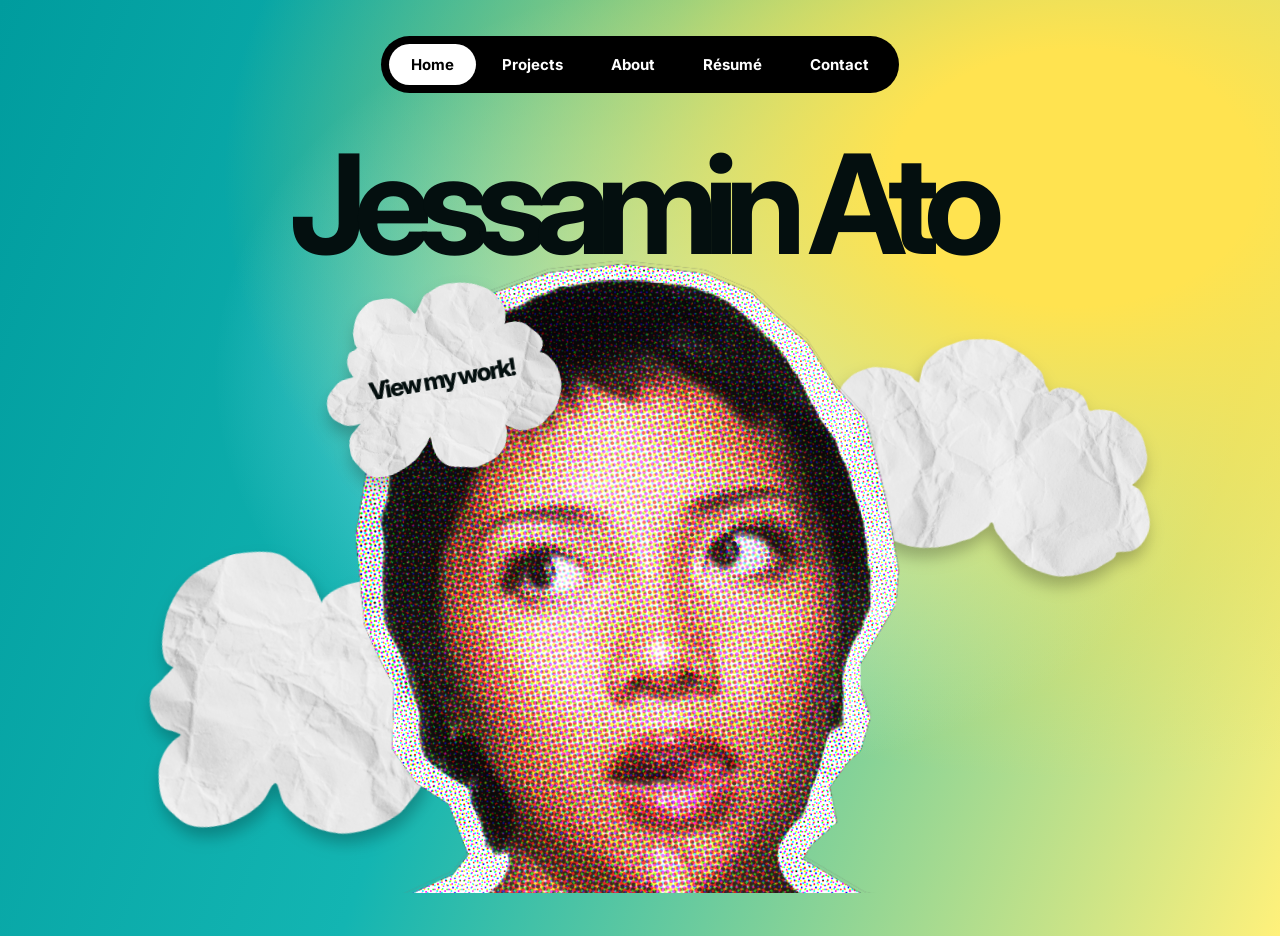
<file: index.html>
<!DOCTYPE html>
<html lang="en">
<head>
  <meta charset="UTF-8">
  <meta name="viewport" content="width=device-width, initial-scale=1">
  <meta name="description" content="Jessamin Ato's design portfolio">
  <title>Home | Jessamin Ato</title>
  <link rel="stylesheet" href="style.css">
  <link rel="icon" href="favicon.png" type="image/png">
</head>

<body class="home-page">

  <nav class="navbar" aria-label="Main navigation">
    <a href="index.html" aria-current="page">Home</a>
    <a href="projects.html">Projects</a>
    <a href="about.html">About</a>
    <a href="resume.html">Résumé</a>
    <a href="contact.html">Contact</a>
  </nav>

  <main>
    <section class="home-hero" aria-labelledby="home-title">

      <h1 id="home-title" class="home-title">
        Jessamin Ato
      </h1>

      <div class="hero-collage">

        <!-- Center portrait -->
        <img
          src="images/hero-portrait.png"
          class="hero-portrait"
          alt="Halftone collage portrait of Jessamin"
        >

        <!-- Cloud on the right -->
        <img
          src="images/cloud-1.png"
          class="cloud cloud-right"
          alt=""
        >

        <!-- Cloud on the left -->
        <img
          src="images/cloud-2.png"
          class="cloud cloud-left"
          alt=""
        >

        <!-- Cloud behind View my work -->
        <div class="work-cloud">
          <img
            src="images/cloud-3.png"
            alt=""
          >
          <a href="projects.html" class="cloud-button">
            View my work!
          </a>
        </div>

      </div>

    </section>
  </main>

</body>
</html>
</file>
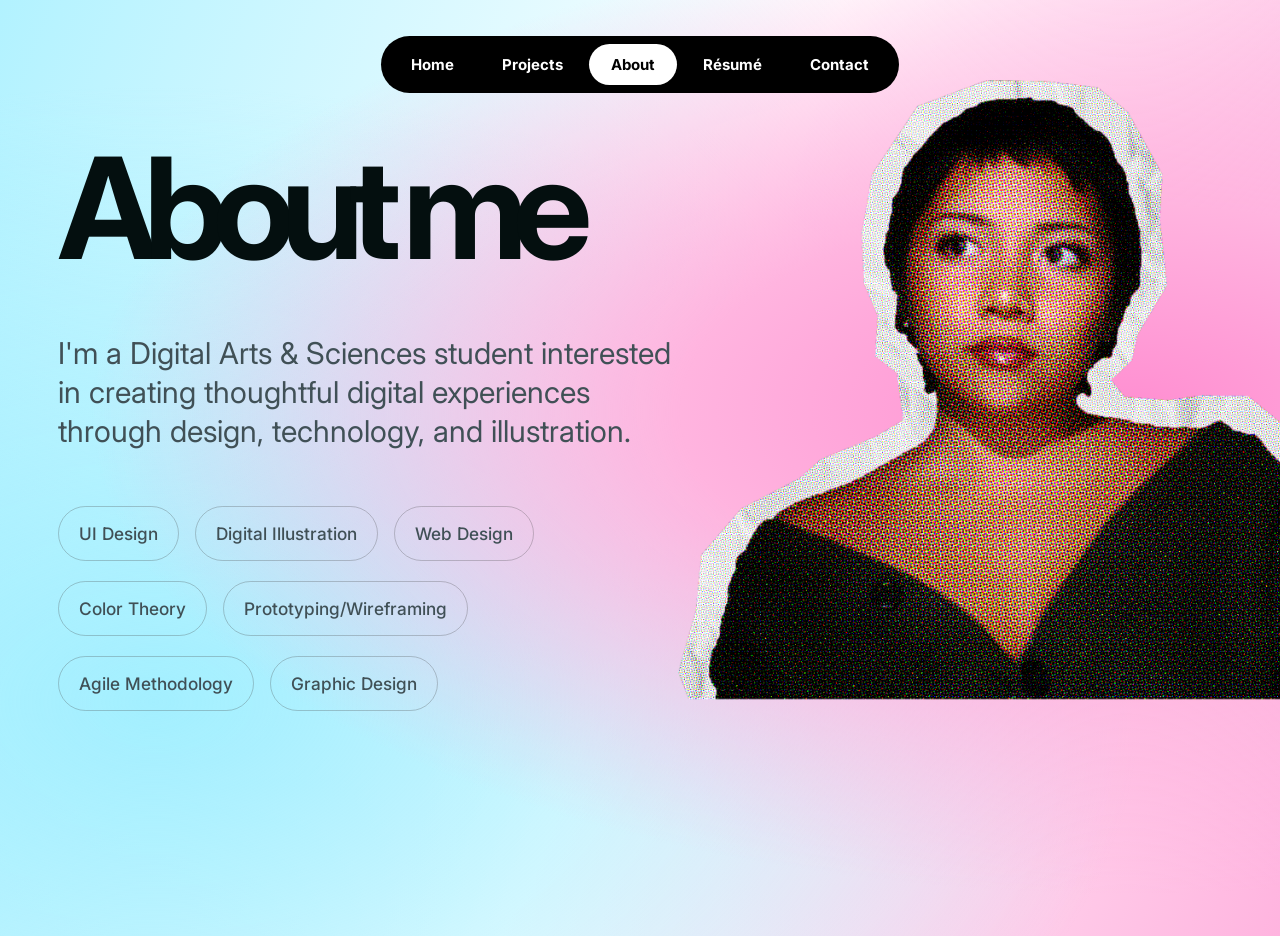
<file: about.html>
<!DOCTYPE html>
<html lang="en">
<head>
  <meta charset="UTF-8">
  <meta name="viewport" content="width=device-width, initial-scale=1">
  <title>About | Jessamin Ato</title>
  <link rel="stylesheet" href="style.css">
  <link rel="icon" href="favicon.png" type="image/png">
</head>

<body class="about-page">

  <nav class="navbar" aria-label="Main navigation">
    <a href="index.html">Home</a>
    <a href="projects.html">Projects</a>
    <a href="about.html" aria-current="page">About</a>
    <a href="resume.html">Résumé</a>
    <a href="contact.html">Contact</a>
  </nav>

  <main class="about-main">

    <section class="about-content">

      <div class="about-text">
        <h1 class="page-title">About me</h1>

        <p class="about-description">
          I'm a Digital Arts &amp; Sciences student
          interested in creating thoughtful digital
          experiences through design, technology,
          and illustration.
        </p>

        <div class="skill-tags" aria-label="Skills">
          <span>UI Design</span>
          <span>Digital Illustration</span>
          <span>Web Design</span>
          <span>Color Theory</span>
          <span>Prototyping/Wireframing</span>
          <span>Agile Methodology</span>
          <span>Graphic Design</span>
        </div>
      </div>

      <div class="about-image">
        <img
          src="images/about-portrait.png"
          alt="Portrait of Jessamin"
        >
      </div>

    </section>

  </main>

</body>
</html>
</file>
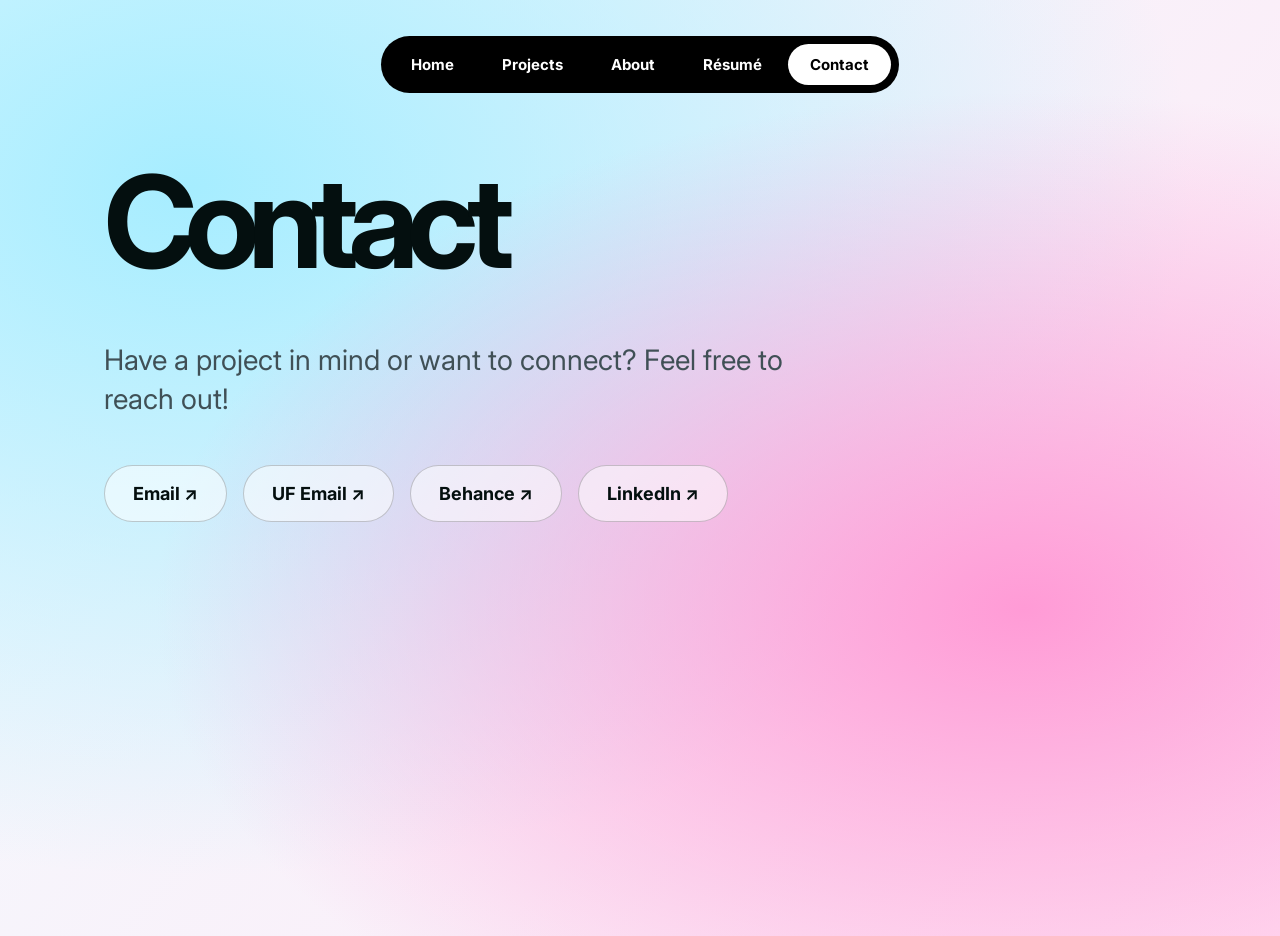
<file: contact.html>
<!DOCTYPE html>
<html lang="en">
<head>
  <meta charset="UTF-8">
  <meta name="viewport" content="width=device-width, initial-scale=1">
  <title>Contact | Jessamin Ato</title>
  <link rel="stylesheet" href="style.css">
  <link rel="icon" href="favicon.png" type="image/png">
</head>

<body class="contact-page">

  <nav class="navbar" aria-label="Main navigation">
    <a href="index.html">Home</a>
    <a href="projects.html">Projects</a>
    <a href="about.html">About</a>
    <a href="resume.html">Résumé</a>
    <a href="contact.html" aria-current="page">Contact</a>
  </nav>

  <main class="standard-main">

    <h1 class="page-title">Contact</h1>

    <p class="standard-description">
      Have a project in mind or want to connect?
      Feel free to reach out!
    </p>

    <div class="contact-links">

      <a href="mailto:jessaminato@gmail.com">
        Email ↗
      </a>

      <a href="mailto:atoj@ufl.edu">
        UF Email ↗
      </a>

      <a
        href="https://www.behance.net/jessaminmeiato"
        target="_blank"
        rel="noopener noreferrer"
      >
        Behance ↗
      </a>

      <a
        href="https://www.linkedin.com/in/jessamin-ato/"
        target="_blank"
        rel="noopener noreferrer"
      >
        LinkedIn ↗
      </a>

    </div>

  </main>

</body>
</html>
</file>
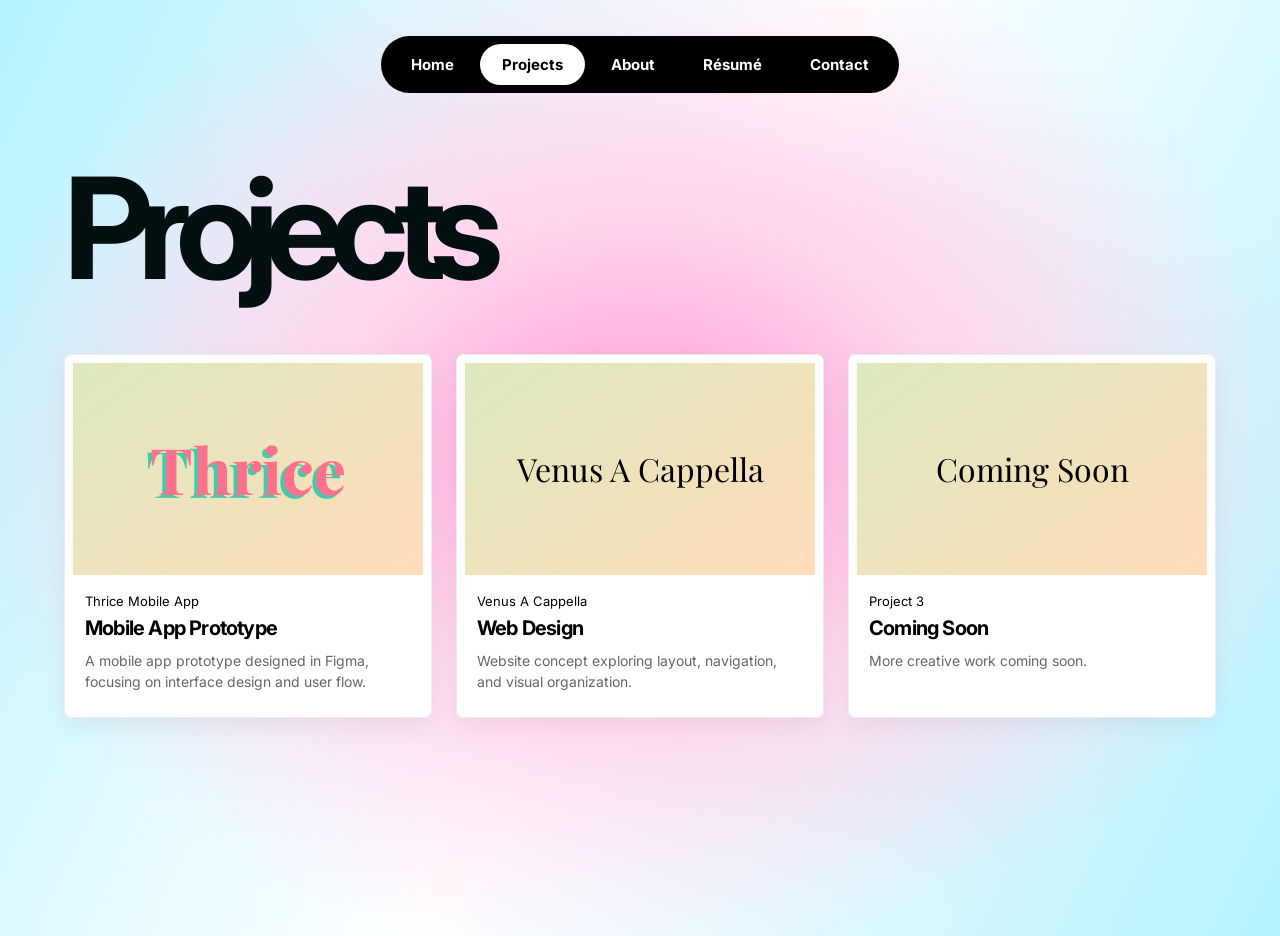
<file: projects.html>
<!DOCTYPE html>
<html lang="en">
<head>
  <meta charset="UTF-8">
  <meta name="viewport" content="width=device-width, initial-scale=1">
  <meta name="description" content="Design projects by Jessamin Ato">
  <title>Projects | Jessamin Ato</title>
  <link rel="stylesheet" href="style.css">
  <link rel="icon" href="favicon.png" type="image/png">
</head>

<body class="projects-page">

  <nav class="navbar" aria-label="Main navigation">
    <a href="index.html">Home</a>
    <a href="projects.html" aria-current="page">Projects</a>
    <a href="about.html">About</a>
    <a href="resume.html">Résumé</a>
    <a href="contact.html">Contact</a>
  </nav>

  <main class="projects-main">

    <h1 class="projects-title">Projects</h1>

    <section class="projects-grid" aria-label="Selected projects">

      <!-- PROJECT 1: THRICE -->
      <a href="thrice.html" class="project-card">

        <div class="project-thumbnail thrice-thumbnail">
          <span class="thrice-logo">Thrice</span>
        </div>

        <div class="project-info">
          <p class="project-category">Thrice Mobile App</p>
          <h2>Mobile App Prototype</h2>
          <p class="project-description">
            A mobile app prototype designed in Figma,
            focusing on interface design and user flow.
          </p>
        </div>

      </a>

      <!-- PROJECT 2: VENUS A CAPPELLA -->
      <article class="project-card">

        <div class="project-thumbnail venus-thumbnail">
          <span>Venus A Cappella</span>
        </div>

        <div class="project-info">
          <p class="project-category">Venus A Cappella</p>
          <h2>Web Design</h2>
          <p class="project-description">
            Website concept exploring layout,
            navigation, and visual organization.
          </p>
        </div>

      </article>

      <!-- PROJECT 3: PLACEHOLDER -->
      <article class="project-card">

        <div class="project-thumbnail placeholder-thumbnail">
          <span>Coming Soon</span>
        </div>

        <div class="project-info">
          <p class="project-category">Project 3</p>
          <h2>Coming Soon</h2>
          <p class="project-description">
            More creative work coming soon.
          </p>
        </div>

      </article>

    </section>

  </main>

</body>
</html>
</file>
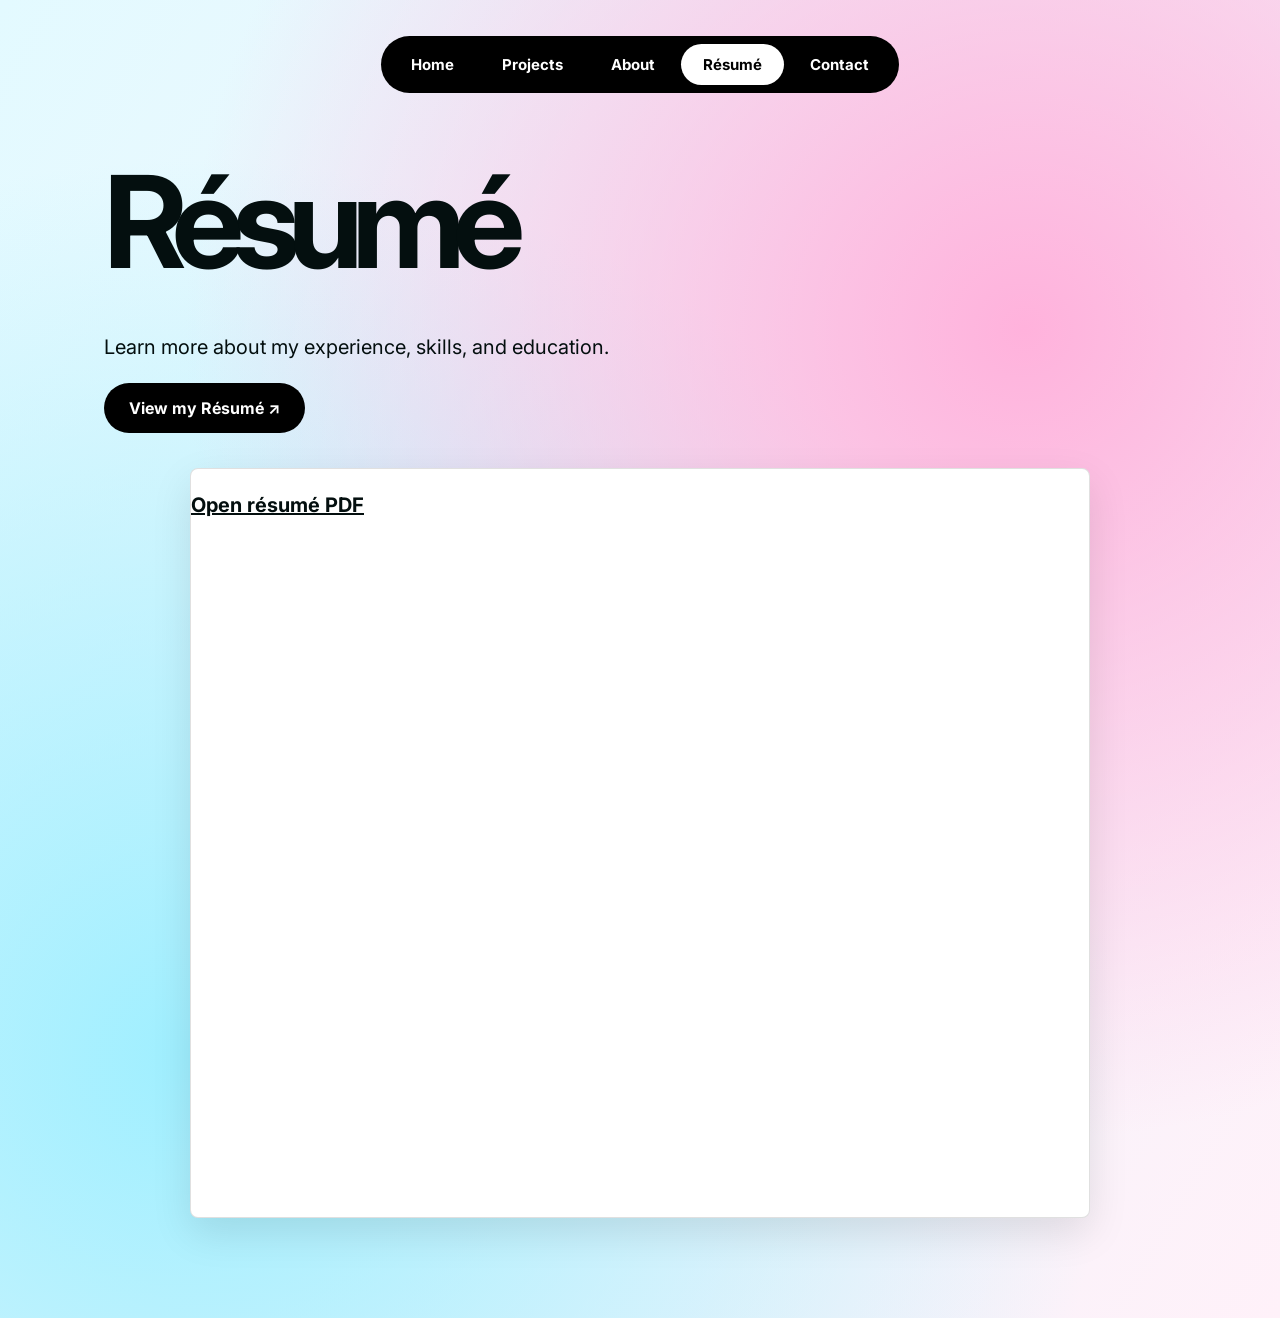
<file: resume.html>
<!DOCTYPE html>
<html lang="en">
<head>
  <meta charset="UTF-8">
  <meta name="viewport" content="width=device-width, initial-scale=1">
  <title>Résumé | Jessamin Ato</title>
  <link rel="stylesheet" href="style.css">
  <link rel="icon" href="favicon.png" type="image/png">
</head>

<body class="resume-page">

  <nav class="navbar" aria-label="Main navigation">
    <a href="index.html">Home</a>
    <a href="projects.html">Projects</a>
    <a href="about.html">About</a>
    <a href="resume.html" aria-current="page">Résumé</a>
    <a href="contact.html">Contact</a>
  </nav>

  <main class="standard-main">

    <h1 class="page-title">Résumé</h1>

    <p class="standard-description">
      Learn more about my experience, skills,
      and education.
    </p>

    <a
      class="action-button"
      href="jessamin-ato-resume.pdf"
      target="_blank"
      rel="noopener noreferrer"
    >
      View my Résumé ↗
    </a>

    <div class="resume-frame">
      <object
        data="jessamin-ato-resume.pdf"
        type="application/pdf"
        aria-label="Jessamin Ato résumé"
      >
        <p>
          <a href="jessamin-ato-resume.pdf">
            Open résumé PDF
          </a>
        </p>
      </object>
    </div>

  </main>

</body>
</html>
</file>
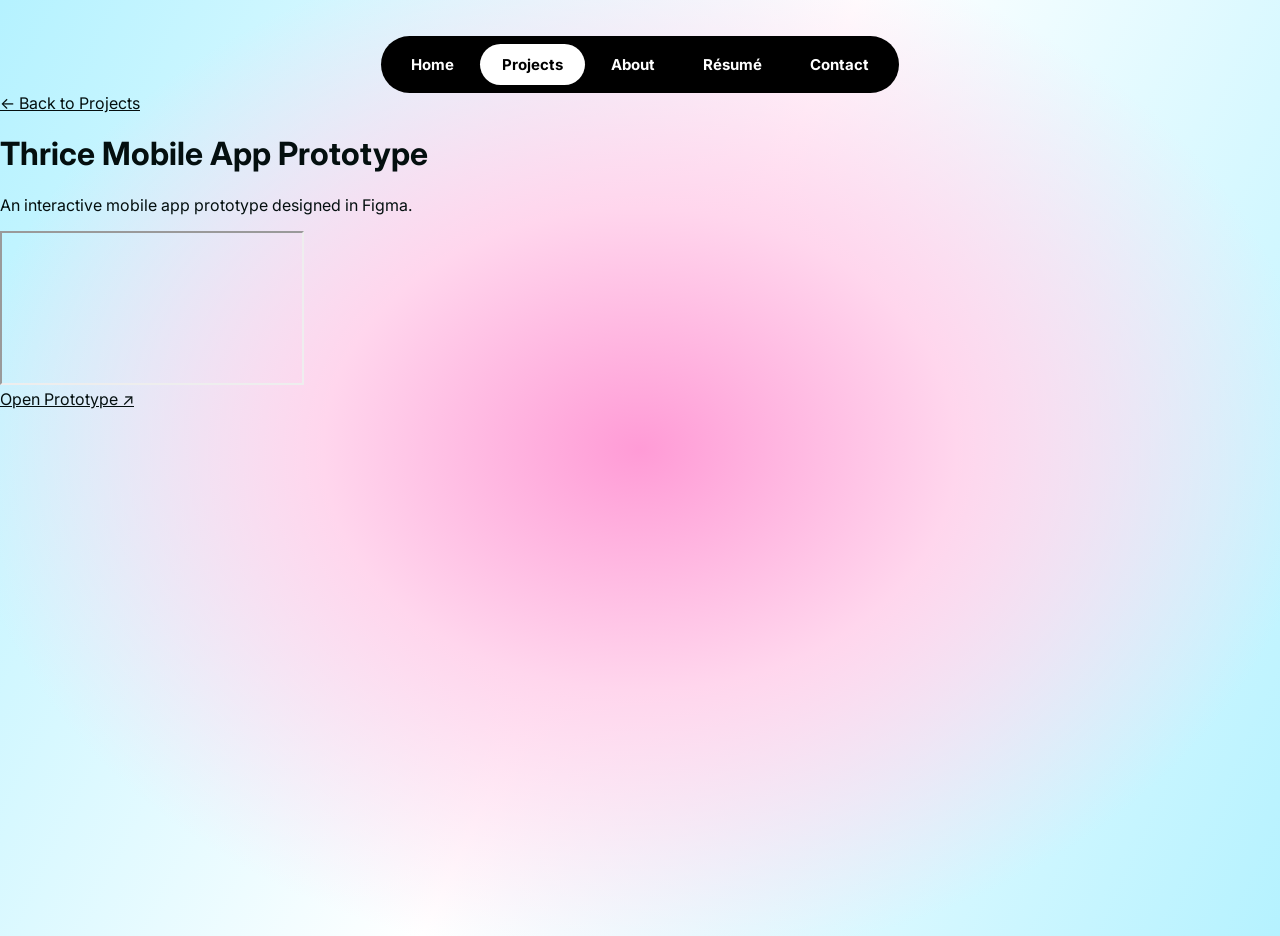
<file: thrice.html>
<!DOCTYPE html>
<html lang="en">
<head>
  <meta charset="UTF-8">
  <meta name="viewport" content="width=device-width, initial-scale=1">
  <title>Thrice Mobile App | Jessamin Ato</title>
  <link rel="stylesheet" href="style.css">
  <link rel="icon" href="favicon.png" type="image/png">
</head>

<body class="projects-page">

  <nav class="navbar" aria-label="Main navigation">
    <a href="index.html">Home</a>
    <a href="projects.html" aria-current="page">Projects</a>
    <a href="about.html">About</a>
    <a href="resume.html">Résumé</a>
    <a href="contact.html">Contact</a>
  </nav>

  <main class="project-detail">

    <a href="projects.html" class="back-link">
      ← Back to Projects
    </a>

    <h1 class="detail-title">
      Thrice Mobile App Prototype
    </h1>

    <p class="detail-description">
      An interactive mobile app prototype designed in Figma.
    </p>

    <div class="figma-embed">
      <iframe
        title="Thrice Mobile App Figma Prototype"
        src="https://embed.figma.com/proto/z3jp1kcQPiyICZdow0Va3p/Untitled?node-id=1-2&amp;starting-point-node-id=1%3A11&amp;embed-host=share"
        allowfullscreen
        loading="lazy">
      </iframe>
    </div>

    <div class="project-actions">
      <a
        class="action-button"
        href="https://www.figma.com/proto/z3jp1kcQPiyICZdow0Va3p/Untitled?node-id=1-2&amp;starting-point-node-id=1%3A11"
        target="_blank"
        rel="noopener noreferrer"
      >
        Open Prototype ↗
      </a>
    </div>

  </main>

</body>
</html>
</file>
<file: style.css>
@import url('https://fonts.googleapis.com/css2?family=Inter:wght@400;500;600;700;800;900&family=Playfair+Display:wght@400;700&display=swap');

*,

*::before,

*::after {

  box-sizing: border-box;

}

html {

  scroll-behavior: smooth;

}

body {

  margin: 0;

  min-height: 100vh;

  font-family: 'Inter', sans-serif;

  color: #040f0f;

  overflow-x: hidden;

}

img {

  max-width: 100%;

}

a {

  color: inherit;

}

.navbar {

  position: relative;

  z-index: 100;

  display: flex;

  align-items: center;

  justify-content: center;

  gap: 4px;

  width: max-content;

  max-width: calc(100% - 24px);

  margin: 36px auto 0;

  padding: 8px;

  background: #000;

  border-radius: 999px;

}

.navbar a {

  display: block;

  padding: 13px 22px;

  color: white;

  background: transparent;

  border-radius: 999px;

  font-size: 15px;

  font-weight: 700;

  line-height: 1;

  text-decoration: none;

  white-space: nowrap;

}

.navbar a:hover,

.navbar a[aria-current="page"] {

  background: white;

  color: black;

}

body.home-page {

  min-height: 100vh;

  overflow: hidden;

  background:

    radial-gradient(

      ellipse at 84% 19%,

      #ffe350 0%,

      #ffe350 12%,

      transparent 56%

    ),

    radial-gradient(

      ellipse at 57% 40%,

      #a9f3fa 0%,

      transparent 50%

    ),

    linear-gradient(

      110deg,

      #009c9e 0%,

      #13b5b2 42%,

      #fff17b 100%

    );

}

.home-hero {

  position: relative;

  width: 100%;

  height: calc(100vh - 100px);

  min-height: 550px;

  overflow: hidden;

}

.home-title {

  position: relative;

  z-index: 5;

  width: max-content;

  max-width: 96%;

  margin: 48px auto 0;

  font-size: clamp(65px, 10.8vw, 190px);

  font-weight: 700;

  letter-spacing: -0.10em;

  line-height: 1;

  text-align: center;

  white-space: nowrap;

}

.hero-collage {

  position: absolute;

  inset: 0;

  pointer-events: none;

}

.hero-portrait {

  position: absolute;

  z-index: 3;

  width: clamp(700px, 88vw, 1450px);

  max-width: none;

  height: auto;

  top: clamp(130px, 13vw, 200px);

  left: 50%;

  transform: translateX(-50%);

}

.cloud {

  position: absolute;

  height: auto;

  max-width: none;

  filter: drop-shadow(

    0 10px 8px rgba(0, 0, 0, .25)

  );

}

.cloud-right {

  z-index: 2;

  width: clamp(280px, 32vw, 520px);

  top: clamp(190px, 20vw, 290px);

  right: 8%;

  transform: rotate(13deg);

}

.cloud-left {

  z-index: 7;

  width: clamp(260px, 29vw, 480px);

  top: clamp(205px, 22vw, 320px);

  left: 9%;

  transform: rotate(-15deg);

}

.work-cloud {

  position: absolute;

  z-index: 10;

  width: clamp(230px, 25vw, 420px);

  top: clamp(430px, 40vw, 590px);

  right: 4%;

  transform: rotate(-10deg);

  filter: drop-shadow(

    0 10px 8px rgba(0, 0, 0, .25)

  );

  pointer-events: none;

}

.work-cloud img {

  display: block;

  width: 100%;

  height: auto;

}

.work-cloud .cloud-button {

  position: absolute;

  inset: 0;

  display: flex;

  align-items: center;

  justify-content: center;

  padding: 15%;

  color: #040f0f;

  font-size: clamp(16px, 2vw, 28px);

  font-weight: 800;

  letter-spacing: -0.08em;

  line-height: 1.1;

  text-align: center;

  text-decoration: none;

  pointer-events: auto;

  transition: transform .2s ease;

}

.work-cloud .cloud-button:hover {

  transform: scale(1.08);

}

.work-cloud .cloud-button:focus-visible {

  outline: 3px solid #040f0f;

  outline-offset: 4px;

}

body.about-page {

  min-height: 100vh;

  background:

    radial-gradient(

      ellipse at 88% 44%,

      #ff8ed1 0%,

      #ffb4df 28%,

      transparent 65%

    ),

    radial-gradient(

      ellipse at 12% 75%,

      #a3efff 0%,

      transparent 62%

    ),

    linear-gradient(

      110deg,

      #b2f2ff 0%,

      #fff 52%,

      #ffb4df 100%

    );

}

.about-main {

  width: 100%;

  max-width: 1800px;

  margin: 0 auto;

  padding: 45px 4.5% 0;

}

.about-content {

  position: relative;

  display: grid;

  grid-template-columns: 53% 47%;

  align-items: start;

  min-height: calc(100vh - 145px);

}

.about-text {

  position: relative;

  z-index: 2;

}

.page-title {

  margin: 0 0 55px;

  font-size: clamp(80px, 11vw, 185px);

  font-weight: 700;

  letter-spacing: -0.10em;

  line-height: 1;

  white-space: nowrap;

}

.about-description {

  max-width: 680px;

  margin: 0 0 55px;

  font-size: clamp(20px, 2.35vw, 37px);

  font-weight: 400;

  line-height: 1.3;

  color: #405056;

}

.skill-tags {

  display: flex;

  flex-wrap: wrap;

  gap: 20px 16px;

  max-width: 700px;

}

.skill-tags span {

  display: inline-flex;

  align-items: center;

  min-height: 55px;

  padding: 12px 20px;

  border: 1px solid rgba(70, 70, 70, .28);

  border-radius: 999px;

  color: #405056;

  font-size: clamp(14px, 1.35vw, 22px);

  font-weight: 500;

  white-space: nowrap;

}

.about-image {

  position: relative;

  align-self: stretch;

  min-height: 650px;

  overflow: visible;

}

.about-image img {

  position: absolute;

  width: clamp(650px, 58vw, 1000px);

  max-width: none;

  height: auto;

  top: -20px;

  left: -7%;

}

body.projects-page {

  min-height: 100vh;

  background:

    radial-gradient(

      ellipse at 50% 48%,

      #ff9bd6 0%,

      #ffd6ed 35%,

      transparent 75%

    ),

    linear-gradient(

      115deg,

      #b5f2ff 0%,

      #ffffff 50%,

      #b5f2ff 100%

    );

}

.projects-main {

  max-width: 1500px;

  margin: 0 auto;

  padding: 65px 5% 100px;

}

.projects-title {

  font-family: 'Inter', sans-serif;

  font-size: clamp(75px, 11vw, 160px);

  font-weight: 700;

  letter-spacing: -0.10em;

  line-height: 1;

  margin: 0 0 55px;

}

.projects-grid {

  display: grid;

  grid-template-columns: repeat(3, minmax(0, 1fr));

  gap: 24px;

}

.project-card {

  display: block;

  overflow: hidden;

  background: #fff;

  border-radius: 7px;

  text-decoration: none;

  color: #000;

  border: 1px solid rgba(0, 0, 0, .08);

  box-shadow: 0 8px 25px rgba(0, 0, 0, .06);

  transition:

    transform .25s ease,

    box-shadow .25s ease;

}

a.project-card:hover {

  transform: translateY(-6px);

  box-shadow: 0 15px 35px rgba(0, 0, 0, .12);

}

.project-thumbnail {

  aspect-ratio: 1.65 / 1;

  display: flex;

  justify-content: center;

  align-items: center;

  overflow: hidden;

  margin: 8px 8px 0;

  background: linear-gradient(

    145deg,

    #dce9bd,

    #ffdcba

  );

}

.thrice-logo {

  font-family: 'Playfair Display', Georgia, serif;

  font-size: clamp(42px, 5vw, 85px);

  font-weight: 700;

  color: #ff708c;

  text-shadow: -4px 3px #47c8aa;

}

.venus-thumbnail span,

.placeholder-thumbnail span {

  font-family: 'Playfair Display', Georgia, serif;

  font-size: clamp(24px, 2.5vw, 42px);

  text-align: center;

  padding: 12px;

}

.project-info {

  padding: 18px 20px 25px;

}

.project-category {

  font-size: 13px;

  font-weight: 400;

  margin: 0 0 7px;

}

.project-info h2 {

  font-size: 20px;

  font-weight: 700;

  letter-spacing: -.04em;

  margin: 0 0 10px;

}

.project-description {

  font-size: 14px;

  line-height: 1.5;

  color: #666;

  margin: 0;

}

body.resume-page {

  min-height: 100vh;

  background:

    radial-gradient(

      ellipse at 80% 25%,

      #ffb2dc 0%,

      transparent 58%

    ),

    radial-gradient(

      ellipse at 15% 80%,

      #9fefff 0%,

      transparent 60%

    ),

    linear-gradient(

      120deg,

      #e3faff,

      #fff1f9

    );

}

body.resume-page main {

  max-width: 1200px;

  margin: 0 auto;

  padding: 65px 5% 100px;

}

body.resume-page h1 {

  font-size: clamp(70px, 10vw, 150px);

  font-weight: 700;

  letter-spacing: -.09em;

  line-height: 1;

  margin: 0 0 45px;

}

body.resume-page main p {

  font-size: 20px;

  line-height: 1.6;

}

body.resume-page main a {

  font-weight: 700;

}

body.resume-page iframe,

body.resume-page embed,

body.resume-page object {

  display: block;

  width: 100%;

  height: 75vh;

  min-height: 550px;

  margin: 25px auto 0;

  border: 1px solid rgba(0, 0, 0, .12);

  border-radius: 8px;

  background: white;

  box-shadow: 0 15px 40px rgba(0, 0, 0, .1);

}

body.contact-page {

  min-height: 100vh;

  background:

    radial-gradient(

      ellipse at 80% 65%,

      #ff9bd6 0%,

      transparent 60%

    ),

    radial-gradient(

      ellipse at 15% 20%,

      #a6edff 0%,

      transparent 65%

    ),

    linear-gradient(

      130deg,

      #f2fcff,

      #ffe7f5

    );

}

body.contact-page main {

  max-width: 1200px;

  margin: 0 auto;

  padding: 65px 5% 100px;

}

body.contact-page h1 {

  font-size: clamp(70px, 10vw, 150px);

  font-weight: 700;

  letter-spacing: -.09em;

  line-height: 1;

  margin: 0 0 55px;

}

body.contact-page main p {

  font-size: clamp(18px, 2vw, 26px);

  line-height: 1.6;

}

body.contact-page main a {

  display: inline-block;

  margin: 8px 12px 8px 0;

  padding: 12px 20px;

  border: 1px solid rgba(0, 0, 0, .2);

  border-radius: 999px;

  text-decoration: none;

  font-size: 17px;

  font-weight: 700;

  transition:

    background .2s ease,

    color .2s ease;

}

body.contact-page main a:hover {

  background: black;

  color: white;

}

body.thrice-page {

  min-height: 100vh;

  background:

    radial-gradient(

      ellipse at 78% 38%,

      #ffb1db,

      transparent 60%

    ),

    radial-gradient(

      ellipse at 15% 70%,

      #b7f2ff,

      transparent 65%

    ),

    #fff;

}

body.thrice-page main {

  max-width: 1440px;

  margin: 0 auto;

  padding: 75px clamp(20px, 5vw, 80px) 90px;

}

body.thrice-page h1 {

  font-size: clamp(64px, 10vw, 150px);

  font-weight: 700;

  letter-spacing: -.09em;

  line-height: 1;

}

@media (max-width: 900px) {

  .projects-grid {

    grid-template-columns: repeat(2, minmax(0, 1fr));

  }

  .about-content {

    grid-template-columns: 1fr;

  }

  .about-image {

    min-height: 480px;

  }

  .about-image img {

    position: relative;

    width: min(85vw, 650px);

    top: auto;

    left: 50%;

    transform: translateX(-50%);

  }

  .page-title {

    white-space: normal;

  }

  .hero-portrait {

    width: 105vw;

  }

  .cloud-left {

    left: 3%;

  }

  .cloud-right {

    right: 1%;

  }

}

@media (max-width: 600px) {

  .navbar {

    gap: 0;

    padding: 5px;

    margin-top: 15px;

  }

  .navbar a {

    padding: 11px 10px;

    font-size: 11px;

  }

  .home-title {

    font-size: 12vw;

    margin-top: 55px;

  }

  .hero-portrait {

    width: 130vw;

    top: 175px;

  }

  .cloud-left {

    width: 52vw;

    top: 220px;

    left: -5%;

  }

  .cloud-right {

    width: 53vw;

    top: 230px;

    right: -8%;

  }

  .work-cloud {

    width: 45vw;

    top: 445px;

    right: -8%;

  }

  .work-cloud .cloud-button {

    font-size: clamp(13px, 4vw, 20px);

  }

  .about-main {

    padding: 55px 6% 0;

  }

  .page-title {

    font-size: 17vw;

    margin-bottom: 35px;

  }

  .about-description {

    font-size: 19px;

    margin-bottom: 35px;

  }

  .skill-tags {

    gap: 10px;

  }

  .skill-tags span {

    min-height: 40px;

    padding: 9px 13px;

    font-size: 12px;

  }

  .about-image {

    min-height: 350px;

  }

  .projects-main {

    padding: 50px 6% 80px;

  }

  .projects-title {

    font-size: 14vw;

    margin-bottom: 35px;

  }

  .projects-grid {

    grid-template-columns: 1fr;

    gap: 20px;

  }

  body.resume-page main,

  body.contact-page main {

    padding: 50px 6% 80px;

  }

  body.resume-page iframe,

  body.resume-page embed,

  body.resume-page object {

    height: 65vh;

    min-height: 400px;

  }

}

.resume-page .resume-frame {

  width: 100%;

  max-width: 900px;

  margin: 35px auto 0;

}

.resume-page .resume-frame object {

  display: block;

  width: 100%;

  height: 750px;

  border: 1px solid rgba(0, 0, 0, 0.12);

  border-radius: 8px;

  background: white;

  box-shadow: 0 15px 40px rgba(0, 0, 0, 0.1);

}

.resume-page .action-button {

  display: inline-block;

  padding: 15px 25px;

  background: #000;

  color: white;

  border-radius: 999px;

  font-weight: 700;

  text-decoration: none;

  transition: transform 0.2s ease;

}

.resume-page .action-button:hover {

  transform: translateY(-3px);

}

@media (max-width: 600px) {

  .resume-page .resume-frame object {

    height: 500px;

  }

}

.contact-page .standard-description {

  max-width: 750px;

  margin-bottom: 45px;

  font-size: clamp(20px, 2.2vw, 30px);

  line-height: 1.4;

  color: #405056;

}

.contact-page .contact-links {

  display: flex;

  flex-wrap: wrap;

  gap: 16px;

}

.contact-page .contact-links a {

  display: inline-flex;

  align-items: center;

  justify-content: center;

  margin: 0;

  padding: 17px 28px;

  background: rgba(255, 255, 255, 0.55);

  border: 1px solid rgba(0, 0, 0, 0.2);

  border-radius: 999px;

  color: #040f0f;

  font-size: 18px;

  font-weight: 700;

  text-decoration: none;

  transition:

    background 0.2s ease,

    color 0.2s ease,

    transform 0.2s ease;

}

.contact-page .contact-links a:hover {

  background: #000;

  color: #fff;

  transform: translateY(-3px);

}


/* ============================================================
   FIGMA-MATCHED HOME & ABOUT (1440 x 1024 design reference)
   These rules override the earlier desktop positioning only.
   ============================================================ */
@media (min-width: 901px) {
  body.home-page {
    height: 100vh;
    min-height: 650px;
    overflow: hidden;
  }
  .home-hero {
    height: calc(100vh - 100px);
    min-height: 550px;
  }
  .home-title {
    margin-top: clamp(40px, 4.2vw, 61px);
    font-size: clamp(80px, 10.8vw, 160px);
  }
  .hero-portrait {
    width: 70vw;
    max-width: none;
    top: 200px;
    left: 50%;
    transform: translateX(-50%);
    z-index: 3;
  }
  /* Cloud 1: on viewer's right, behind the portrait. */
  .cloud-right {
    width: 29vw;
    top: 270px;
    right: 9%;
    transform: rotate(13deg);
    z-index: 2;
  }
  /* Cloud 2: on viewer's left, behind the portrait. */
  .cloud-left {
    width: 29vw;
    top: 490px;
    left: 9%;
    transform: rotate(-15deg);
    z-index: 2;
  }
  /* Cloud 3 + its text are one positioned unit. */
  .work-cloud {
    width: 20vw;
    top: 190px;
    left: 24%;
    right: auto;
    transform: rotate(-10deg);
    z-index: 10;
  }
  .work-cloud .cloud-button {
    font-size: clamp(17px, 1.9vw, 28px);
  }

  .about-main {
    max-width: none;
    padding: 45px 4.5% 0;
  }
  .about-content {
    grid-template-columns: 53% 47%;
    min-height: calc(100vh - 145px);
  }
  .about-description {
    max-width: 630px;
  }
  .about-image img {
    width: 70vw;
    max-width: none;
    top: -35px;
    left: -12%;
  }
}

/* Intermediate screens: scale the collage rather than crop it abruptly. */
@media (min-width: 901px) and (max-width: 1199px) {
  .hero-portrait { width: 83vw; top: 210px; }
  .cloud-left { top: 43vw; }
  .cloud-right { top: 25vw; }
  .work-cloud { top: 20vw; }
  .about-image img { width: 78vw; }
}

/* Mobile: preserve readable text and the clickable CTA. */
@media (max-width: 600px) {
  body.home-page { min-height: 100svh; }
  .home-hero { min-height: calc(100svh - 80px); }
  .hero-portrait { width: 130vw; top: 175px; }
  .cloud-left { width: 52vw; top: 290px; left: -5%; }
  .cloud-right { width: 53vw; top: 245px; right: -8%; }
  .work-cloud { width: 48vw; top: 200px; left: 1%; right: auto; z-index: 10; }
  .work-cloud .cloud-button { font-size: clamp(13px, 4vw, 20px); }
}

/* FINAL DESKTOP FIGMA COMPOSITION — keeps intentional bottom crop. */
@media (min-width: 901px) {
  body.home-page {
    height: 100vh;
    min-height: 0;
    overflow: hidden;
  }
  body.home-page .home-hero {
    height: calc(100vh - 100px);
    min-height: 0;
    overflow: hidden;
  }
  body.home-page .home-title {
    margin-top: clamp(30px, 3.3vw, 48px);
  }
  /* Larger face, centered; the body is deliberately clipped below viewport. */
  body.home-page .hero-portrait {
    width: 118vw;
    top: clamp(15px, 2.5vw, 38px);
    left: 50%;
    transform: translateX(-50%);
    z-index: 3;
  }
  /* The two decorative paper clouds sit behind the portrait. */
  body.home-page .cloud-left {
    width: 34vw;
    top: clamp(310px, 34vw, 490px);
    left: 9%;
    z-index: 2;
  }
  body.home-page .cloud-right {
    width: 30vw;
    top: clamp(200px, 21vw, 305px);
    right: 9%;
    z-index: 2;
  }
  /* Cloud 3 and its text move together over the hair, as in Figma. */
  body.home-page .work-cloud {
    width: 21vw;
    top: 190px;
    left: 24%;
    right: auto;
    z-index: 10;
  }
  body.about-page .about-image img {
    top: -70px;
  }
}

/* HOME ONLY — 1440 × 1024 Figma alignment refinements.
   Keep these at the end so they override earlier desktop rules. */
@media (min-width: 901px) {
  body.home-page .hero-portrait {
    width: 130vw;
    top: clamp(100px, 8.5vw, 130px);
  }

  body.home-page .cloud-right {
    top: clamp(155px, 17vw, 245px);
  }
}
</file>
